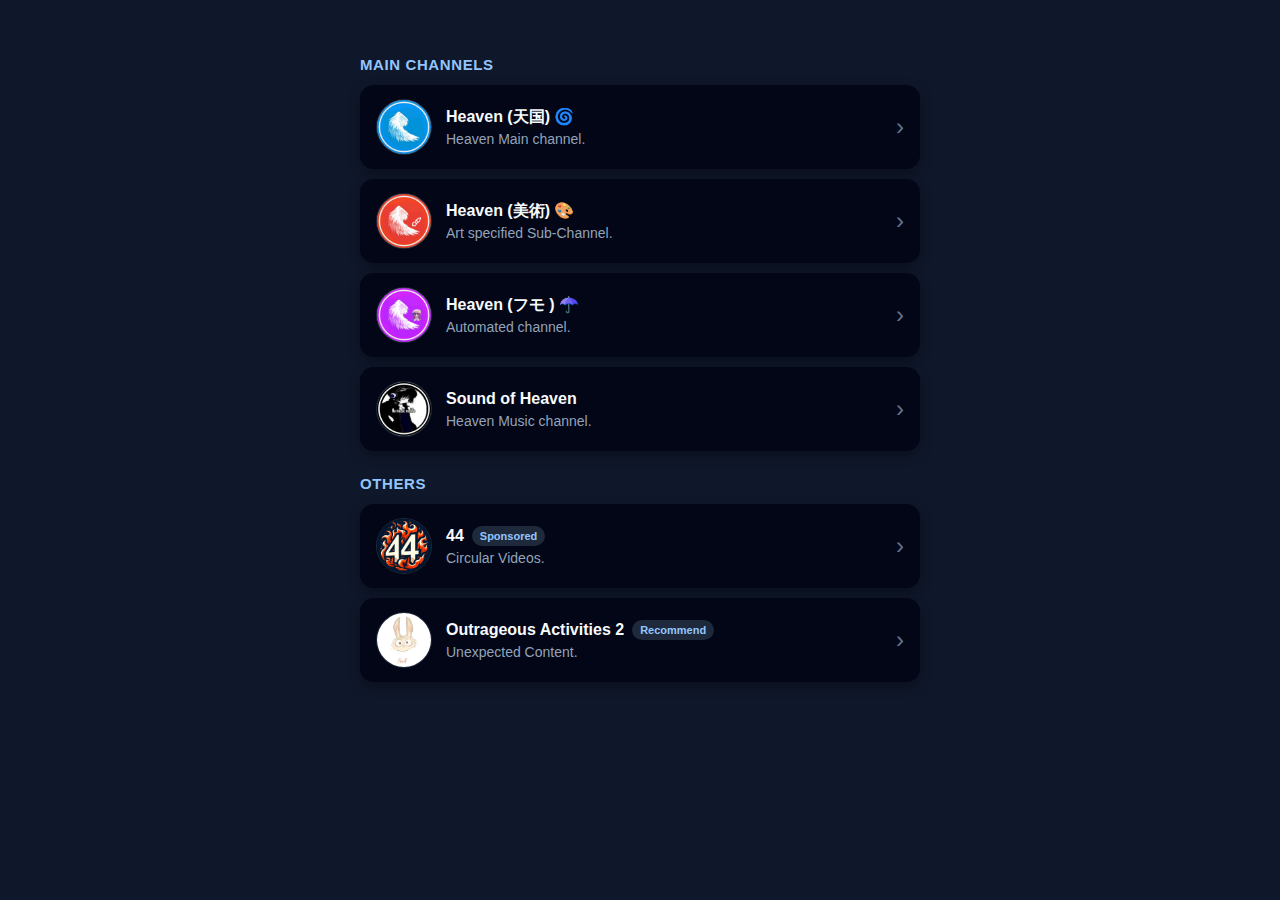
<file: index.html>
<!DOCTYPE html>
<html lang="en">
<head>
  <meta charset="UTF-8">
  <meta name="viewport" content="width=device-width, initial-scale=1.0, maximum-scale=1.0, user-scalable=no">
  <title>Telegram Channels</title>

  <style>
    /* Global Reset for box sizing is best practice for mobile layouts */
    *, *::before, *::after {
      box-sizing: border-box;
    }

    body {
      margin: 0;
      padding: 32px;
      font-family: -apple-system, BlinkMacSystemFont, "Segoe UI", Roboto, Helvetica, Arial, sans-serif;
      background: #0f172a;
      color: #e5e7eb;
      /* FIXES for iOS: */
      -webkit-text-size-adjust: 100%; /* Prevents iOS text size adjustment on orientation change */
      -webkit-font-smoothing: antialiased; /* Makes text sharper on Retina screens */
    }

    .container {
      max-width: 560px;
      margin: 0 auto;
      width: 100%; /* Ensures container doesn't overflow on small iPhone screens */
    }

    .section-title {
      font-size: 15px;
      font-weight: 600;
      color: #93c5fd;
      margin: 24px 0 12px;
      text-transform: uppercase;
      letter-spacing: 0.04em;
    }

    .tg-card {
      display: flex;
      align-items: center;
      gap: 14px;
      padding: 14px 16px;
      margin-bottom: 10px;
      background: #020617;
      border-radius: 14px;
      text-decoration: none;
      box-shadow: 0 4px 12px rgba(0, 0, 0, 0.35);
      transition: background 0.2s ease, transform 0.1s ease;
      /* FIX: Removes the default grey tap highlight on iOS to make it feel like an app */
      -webkit-tap-highlight-color: transparent; 
    }

    .tg-card:active {
      background: #0f172a; /* Visual feedback on touch */
      transform: scale(0.98);
    }

    /* Keep hover for desktop, but active is better for mobile touch */
    @media (hover: hover) {
      .tg-card:hover {
        transform: translateY(-1px);
        background: #0f172a; 
      }
    }

    .tg-avatar {
      width: 56px;
      height: 56px;
      border-radius: 50%;
      object-fit: cover;
      flex-shrink: 0;
      border: 1px solid #1e293b;
    }

    .tg-info {
      flex: 1;
      min-width: 0;
    }

    .tg-name {
      font-size: 16px;
      font-weight: 600;
      color: #f8fafc;
      /* Ensure text doesn't look weird on small widths */
      line-height: 1.3;
    }

    .tg-desc {
      font-size: 14px;
      color: #94a3b8;
      margin-top: 4px;
      white-space: nowrap;
      overflow: hidden;
      text-overflow: ellipsis;
    }

    .tg-right {
      display: flex;
      align-items: center;
      gap: 8px;
      color: #64748b;
    }

    .tg-arrow {
      font-size: 24px;
      line-height: 1;
    }

    .badge {
      font-size: 11px;
      padding: 4px 8px;
      border-radius: 999px;
      background: #1e293b;
      color: #93c5fd;
      margin-left: 8px;
      vertical-align: middle; /* Aligns badge better with text */
    }
  </style>
</head>

<body>

<div class="container">

  <div class="section-title">Main Channels</div>

  <a href="https://t.me/heaven501" class="tg-card">
    <img src="IMG_20260128_150724_994.jpg" class="tg-avatar" alt="Heaven">
    <div class="tg-info">
      <div class="tg-name">Heaven (天国) 🌀</div>
      <div class="tg-desc">Heaven Main channel.</div>
    </div>
    <div class="tg-right"><span class="tg-arrow">›</span></div>
  </a>

  <a href="https://t.me/heaven501Art" class="tg-card">
    <img src="IMG_20260128_151533_160.jpg" class="tg-avatar" alt="Art">
    <div class="tg-info">
      <div class="tg-name">Heaven (美術) 🎨</div>
      <div class="tg-desc">Art specified Sub-Channel.</div>
    </div>
    <div class="tg-right"><span class="tg-arrow">›</span></div>
  </a>

  <a href="https://t.me/heaven501fp" class="tg-card">
    <img src="IMG_20260128_151545_605.jpg" class="tg-avatar" alt="Fumo">
    <div class="tg-info">
      <div class="tg-name">Heaven (フモ ) ☂️</div>
      <div class="tg-desc">Automated channel.</div>
    </div>
    <div class="tg-right"><span class="tg-arrow">›</span></div>
  </a>

  <a href="https://t.me/HeavenMusicLibrary" class="tg-card">
    <img src="IMG_20260128_151607_162.jpg" class="tg-avatar" alt="Music">
    <div class="tg-info">
      <div class="tg-name">Sound of Heaven</div>
      <div class="tg-desc">Heaven Music channel.</div>
    </div>
    <div class="tg-right"><span class="tg-arrow">›</span></div>
  </a>

  <div class="section-title">Others</div>

  <a href="https://t.me/Fourty44Four" class="tg-card">
    <img src="IMG_20260128_160945_742.jpg" class="tg-avatar" alt="44">
    <div class="tg-info">
      <div class="tg-name">44<span class="badge">Sponsored</span></div>
      <div class="tg-desc">Circular Videos.</div>
    </div>
    <div class="tg-right"><span class="tg-arrow">›</span></div>
  </a>

  <a href="https://t.me/Oacti2" class="tg-card">
    <img src="IMG_20260128_203950_194.jpg" class="tg-avatar" alt="Outrageous Activities 2">
    <div class="tg-info">
      <div class="tg-name">Outrageous Activities 2<span class="badge">Recommend</span></div>
      <div class="tg-desc">Unexpected Content.</div>
    </div>
    <div class="tg-right"><span class="tg-arrow">›</span></div>
  </a>

</div>
</body>
</html>
</file>
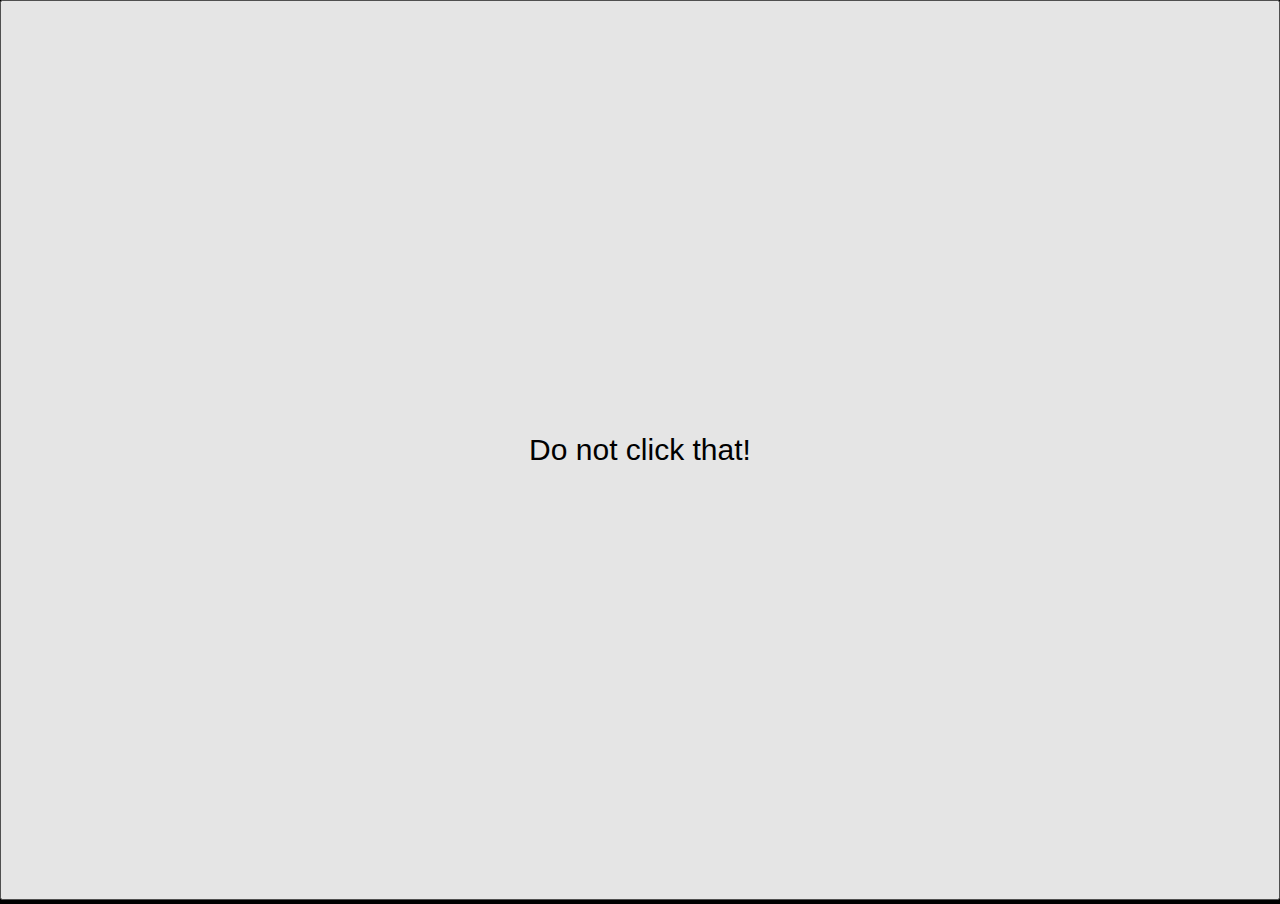
<file: index2.html>
<!DOCTYPE html>
<html lang="en">
<head>
<meta charset="UTF-8">
<title>Enter</title>
</head>

<body style="margin:0; background:black; overflow:hidden;">

<button id="enter"
style="position:fixed; inset:0; font-size:30px; z-index:10;">
Do not click that!
</button>

<video
  id="vid"
  muted
  loop
  playsinline
  style="width:100vw; height:100vh; object-fit:cover;">
  <source src="Rick Roll Link(360P).mp4" type="video/mp4">
</video>

<script>
  const btn = document.getElementById("enter");
  const video = document.getElementById("vid");

  btn.addEventListener("click", async () => {
    btn.remove();

    // start muted (allowed)
    await video.play();

    // unmute AFTER playback begins
    video.muted = false;
  });
</script>

</body>
</html>
</file>
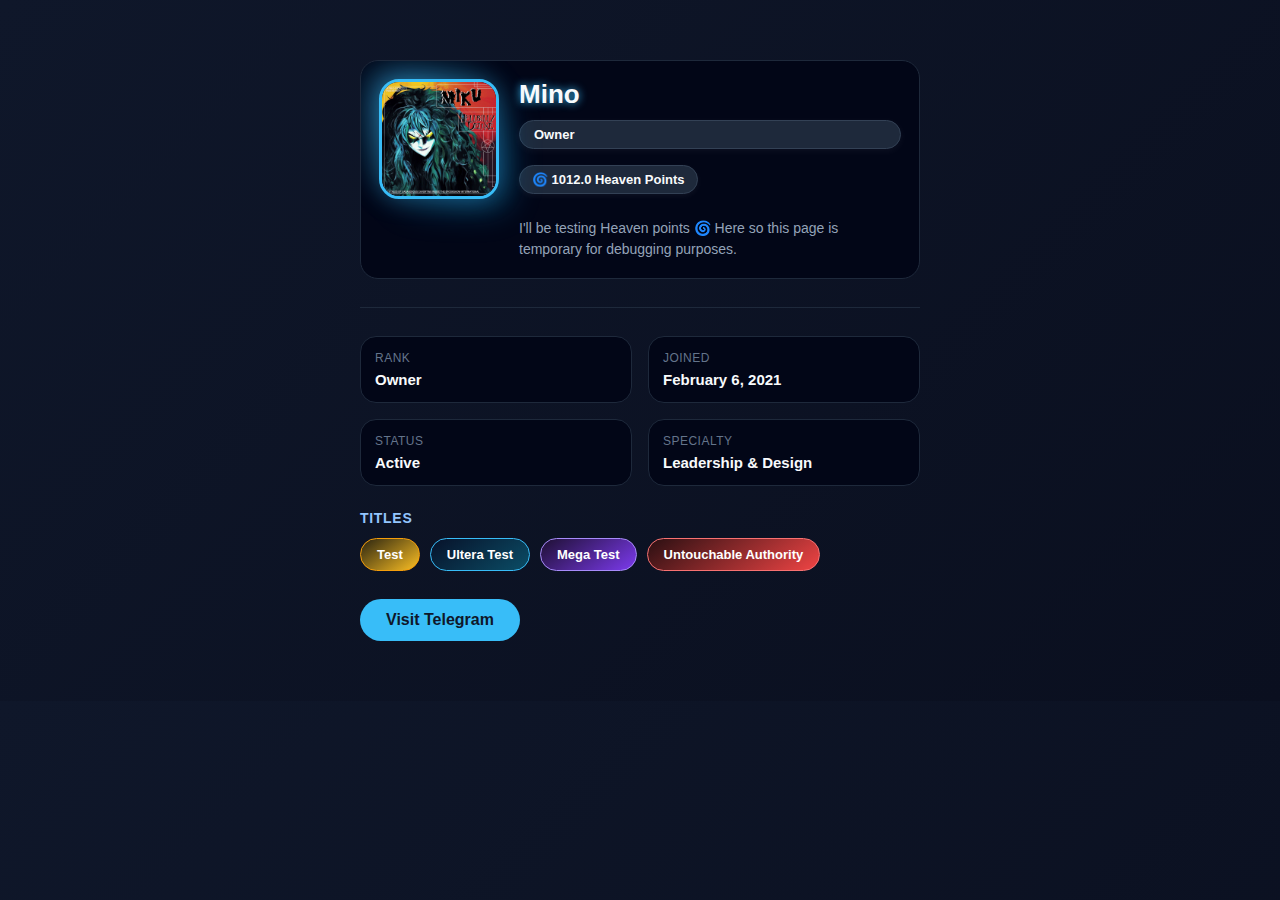
<file: Mino.html>
<!DOCTYPE html>
<html lang="en">
<head>
<meta charset="UTF-8">
<meta name="viewport" content="width=device-width, initial-scale=1.0">
<title>Mino — Heaven Owner</title>
<style>
  * { box-sizing: border-box; margin:0; padding:0; }
  body { background: linear-gradient(135deg, #0f172a, #0a0f1f); color:#e5e7eb; font-family:-apple-system, BlinkMacSystemFont, "Segoe UI", Roboto, Helvetica, Arial, sans-serif; }
  .container { max-width:600px; margin:40px auto; padding:20px; }
  .profile-header { display:flex; align-items:flex-start; gap:20px; background:#020617; border-radius:18px; padding:18px; border:1px solid #1e293b; overflow:hidden; }
  .avatar-wrap { position:relative; width:120px; height:120px; flex-shrink:0; }
  .aura { position:absolute; inset:-15px; border-radius:22px;
          background: radial-gradient(circle at 30% 30%, rgba(56,189,248,0.5), transparent 60%),
                     radial-gradient(circle at 70% 70%, rgba(14,165,233,0.4), transparent 60%);
          filter: blur(14px); animation:auraPulse 4s ease-in-out infinite, auraRotate 20s linear infinite; z-index:0; }
  @keyframes auraPulse { 0%,100% { opacity:0.55; transform:scale(0.95); } 50% { opacity:0.9; transform:scale(1.05); } }
  @keyframes auraRotate { from{transform:rotate(0deg);} to{transform:rotate(360deg);} }
  .avatar { position:relative; z-index:1; width:120px; height:120px; border-radius:20px; border:3px solid #38bdf8; object-fit:cover; box-shadow:0 0 25px rgba(56,189,248,0.35); background:#020617; transition: transform 0.3s ease; }
  .avatar:hover { transform:scale(1.05); }
  .right-panel { display:flex; flex-direction:column; gap:10px; flex:1; }
  .name { font-size:26px; font-weight:900; color:#f8fafc; text-shadow:0 0 8px #38bdf8; }
  .role-tag { display:inline-block; padding:6px 14px; font-size:13px; font-weight:700; border-radius:999px; background:#1e293b; color:#f8fafc; border:1px solid #334155; box-shadow:0 2px 8px rgba(255,255,255,0.05); }
  .activity-stats { display:flex; flex-wrap:wrap; gap:10px; margin-top:6px; }
  .stat-bubble { background:#1e293b; color:#f8fafc; padding:6px 12px; border-radius:999px; font-size:13px; font-weight:700; border:1px solid #334155; box-shadow:0 2px 6px rgba(255,255,255,0.05); }
  .desc { margin-top:14px; font-size:14px; color:#94a3b8; line-height:1.5; }
  .divider { height:1px; background:#1e293b; margin:28px 0; }
  .info-grid { display:grid; grid-template-columns:repeat(2,1fr); gap:16px; margin-top:24px; }
  .info-card { background:#020617; border-radius:16px; padding:14px; border:1px solid #1e293b; transition:transform 0.2s ease, box-shadow 0.2s ease; }
  .info-card:hover { transform:translateY(-4px); box-shadow:0 8px 18px rgba(8,77,102,0.2); }
  .info-label { font-size:12px; color:#64748b; text-transform:uppercase; letter-spacing:0.04em; }
  .info-value { margin-top:6px; font-size:15px; font-weight:600; color:#f8fafc; }
  .section-title { font-size:14px; font-weight:700; color:#93c5fd; margin:24px 0 12px 0; text-transform:uppercase; letter-spacing:0.05em; }
  .title-bubbles { display:flex; flex-wrap:wrap; gap:10px; }
  .title-bubble { padding:8px 16px; border-radius:999px; font-size:13px; font-weight:700; white-space:nowrap; animation:pulseGlow 2s ease-in-out infinite; color:#ffffff; }
  .title-gold { background:linear-gradient(145deg, #2a2410, #fbbf24); border:1px solid #f59e0b; }
  .title-purple { background:linear-gradient(145deg, #1e1033, #7c3aed); border:1px solid #a78bfa; }
  .title-blue { background:linear-gradient(145deg, #07122a, #0b4d66); border:1px solid #38bdf8; }
  .title-red { background:linear-gradient(145deg, #2a0f12, #ef4444); border:1px solid #f87171; }
  @keyframes pulseGlow { 0%,100%{ box-shadow:0 0 6px rgba(255,255,255,0.2); } 50%{ box-shadow:0 0 14px rgba(56,189,248,0.5); } }
  .profile-link { display:inline-block; margin-top:28px; padding:12px 26px; border-radius:999px; background:#38bdf8; color:#0f172a; text-decoration:none; font-weight:800; transition:transform 0.2s ease, box-shadow 0.2s ease; }
  .profile-link:hover { transform:scale(1.05); box-shadow:0 8px 18px rgba(56,189,248,0.5); }
  @media (max-width:500px){ .profile-header{flex-direction:column;align-items:center;} .right-panel{align-items:center;text-align:center;} .activity-stats{justify-content:center;} }
</style>
</head>
<body>
<div class="container">

  <div class="profile-header">
    <div class="avatar-wrap">
      <div class="aura"></div>
      <img src="IMG_20260204_112523_993.jpg" alt="Mino" class="avatar">
    </div>
    <div class="right-panel">
      <div class="name">Mino</div>
      <div class="role-tag">Owner</div>
      <div class="activity-stats">
        <div class="stat-bubble" id="heavenRating">🌀 1012.0 Heaven Points</div>
      </div>
      <div class="desc">
        I'll be testing Heaven points 🌀 Here so this page is temporary for debugging purposes.
      </div>
    </div>
  </div>

  <div class="divider"></div>

  <div class="info-grid">
    <div class="info-card"><div class="info-label">Rank</div><div class="info-value">Owner</div></div>
    <div class="info-card"><div class="info-label">Joined</div><div class="info-value">February 6, 2021</div></div>
    <div class="info-card"><div class="info-label">Status</div><div class="info-value">Active</div></div>
    <div class="info-card"><div class="info-label">Specialty</div><div class="info-value">Leadership & Design</div></div>
  </div>

  <div class="section-title">Titles</div>
  <div class="title-bubbles">
    <div class="title-bubble title-gold">Test</div>
    <div class="title-bubble title-blue">Ultera Test</div>
    <div class="title-bubble title-purple">Mega Test</div>
    <div class="title-bubble title-red">Untouchable Authority</div>
  </div>

  <a href="https://t.me/Minat0O" class="profile-link">Visit Telegram</a>

</div>
</body>
</html>
</file>
